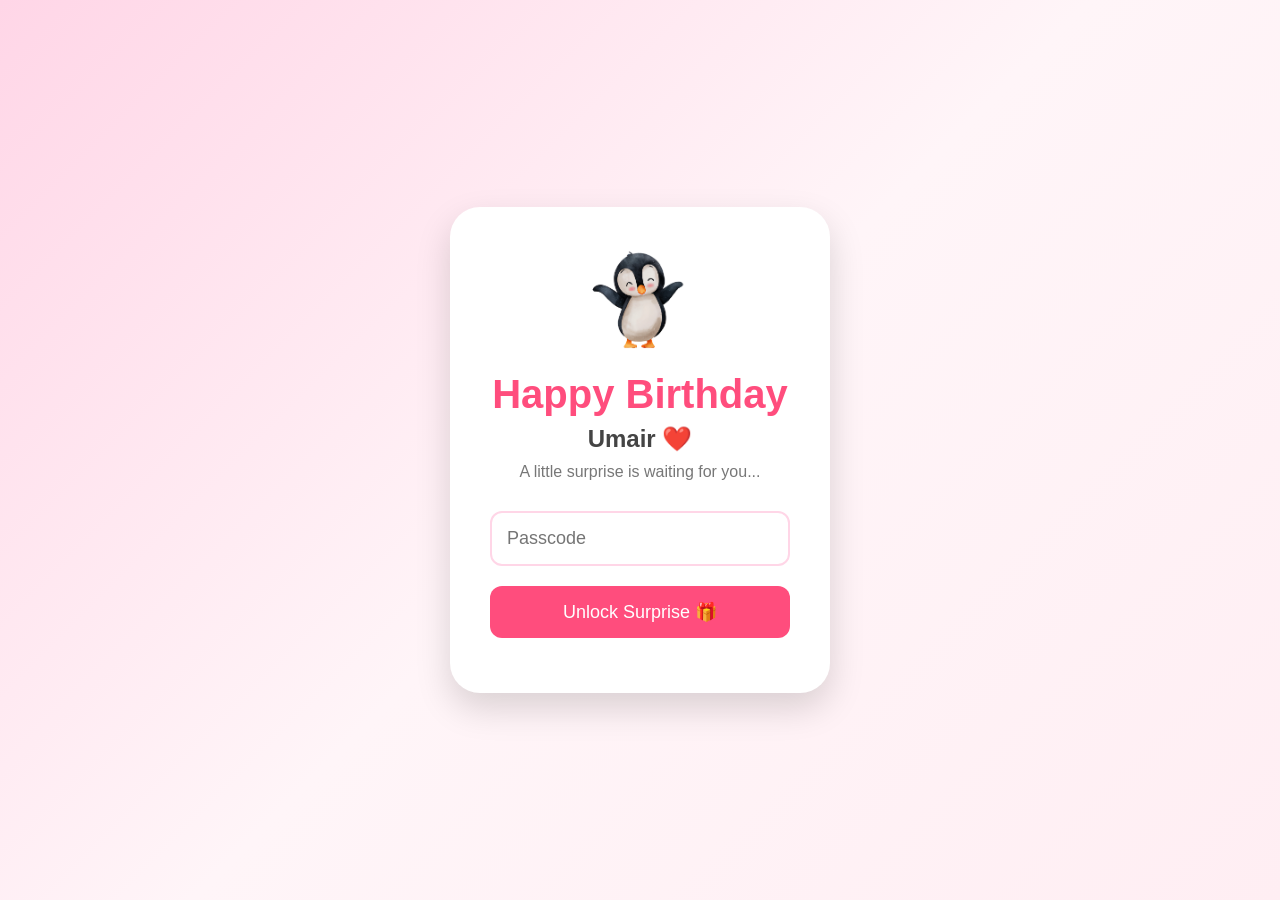
<file: index.html>
<!DOCTYPE html>
<html lang="en">
<head>
<meta charset="UTF-8">
<meta name="viewport" content="width=device-width, initial-scale=1.0">
<title>Happy Birthday Umair ❤️</title>

<link rel="stylesheet" href="style.css">

</head>

<body>

<div class="background-hearts"></div>

<div class="card">

<div class="penguin">
<img src="penguin.png" alt="Penguin">
</div>

<h1>Happy Birthday</h1>

<h2>Umair ❤️</h2>

<p class="subtitle">
A little surprise is waiting for you...
</p>

<input
type="password"
id="pass"
maxlength="4"
placeholder="Passcode">

<button onclick="checkPass()">
Unlock Surprise 🎁
</button>

<p id="error"></p>

</div>

<script src="script.js"></script>

</body>

</html>
</file>
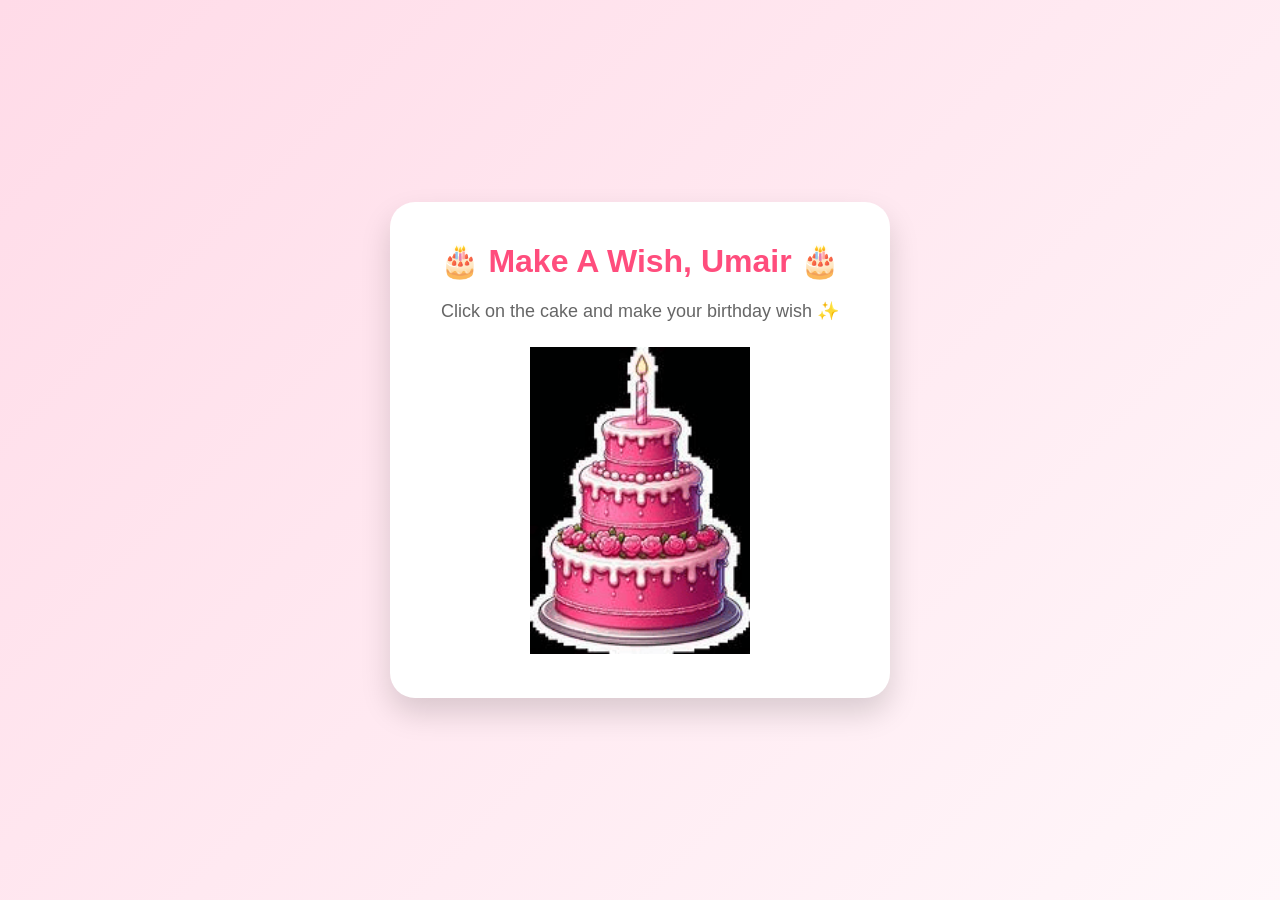
<file: cake.html>
<!DOCTYPE html>
<html lang="en">
<head>
<meta charset="UTF-8">
<meta name="viewport" content="width=device-width, initial-scale=1.0">
<title>Make A Wish 🎂</title>

<style>

*{
margin:0;
padding:0;
box-sizing:border-box;
font-family:Arial,sans-serif;
}

body{

height:100vh;

display:flex;

justify-content:center;

align-items:center;

background:linear-gradient(135deg,#ffdbe8,#fff7fa);

overflow:hidden;

}

.card{

background:white;

width:500px;

padding:40px;

border-radius:25px;

text-align:center;

box-shadow:0 15px 30px rgba(0,0,0,.15);

}

h1{

color:#ff4d7d;

margin-bottom:20px;

}

p{

color:#666;

margin-bottom:25px;

font-size:18px;

}

#cake{

width:220px;

cursor:pointer;

transition:.4s;

}

#cake:hover{

transform:scale(1.05);

}

#message{

display:none;

margin-top:25px;

font-size:22px;

color:#ff4d7d;

font-weight:bold;

}

#next{

display:none;

margin-top:25px;

padding:14px 28px;

border:none;

background:#ff4d7d;

color:white;

border-radius:12px;

font-size:18px;

cursor:pointer;

}

</style>

</head>

<body>

<div class="card">

<h1>🎂 Make A Wish, Umair 🎂</h1>

<p>Click on the cake and make your birthday wish ✨</p>

<img
id="cake"
src="cake.png.png"
alt="Cake">

<div id="message">

🎉 Happy Birthday Umair ❤️

<br><br>

May Allah bless you with happiness, success and endless smiles. 🤍

</div>

<button
id="next"
onclick="location.href='final.html'">

Final Surprise ❤️

</button>

</div>

<script>

document.getElementById("cake").onclick=function(){

this.style.transform="scale(.9)";
this.style.opacity=".8";

document.getElementById("message").style.display="block";

document.getElementById("next").style.display="inline-block";

}

</script>

</body>
</html>
</file>
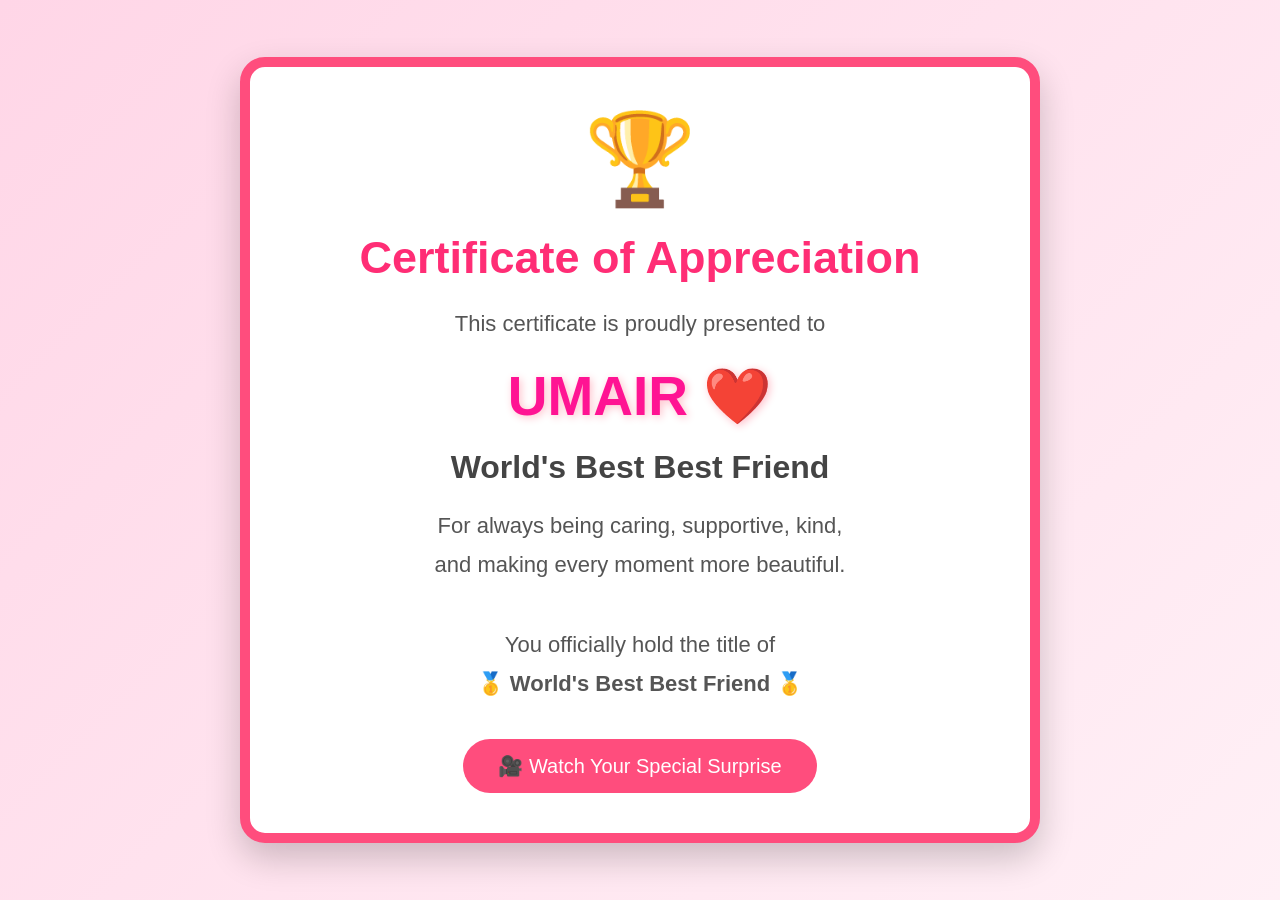
<file: certificate.html>
<!DOCTYPE html>
<html lang="en">
<head>
<meta charset="UTF-8">
<meta name="viewport" content="width=device-width, initial-scale=1.0">
<title>Best Best Friend Award</title>

<style>

*{
margin:0;
padding:0;
box-sizing:border-box;
font-family:Arial,sans-serif;
}

body{
display:flex;
justify-content:center;
align-items:center;
height:100vh;
background:linear-gradient(135deg,#ffd6e7,#fff0f6);
}

.certificate{
width:800px;
max-width:90%;
background:white;
padding:40px;
border:10px solid #ff4d7d;
border-radius:25px;
text-align:center;
box-shadow:0 15px 35px rgba(0,0,0,.2);
animation:zoom 1s;
}

@keyframes zoom{
from{
transform:scale(.7);
opacity:0;
}
to{
transform:scale(1);
opacity:1;
}
}

h1{
font-size:45px;
color:#ff2d75;
margin-bottom:20px;
}

h2{
font-size:32px;
color:#444;
margin:20px 0;
}

.name{
font-size:55px;
color:#ff1493;
font-weight:bold;
margin:20px 0;
text-shadow:2px 2px 8px pink;
}

p{
font-size:22px;
color:#555;
line-height:1.8;
}

.medal{
font-size:90px;
margin-bottom:20px;
}

button{
margin-top:35px;
padding:15px 35px;
border:none;
background:#ff4d7d;
color:white;
font-size:20px;
border-radius:35px;
cursor:pointer;
transition:.3s;
}

button:hover{
background:#ff1f66;
transform:scale(1.05);
}

</style>

</head>

<body>

<div class="certificate">

<div class="medal">🏆</div>

<h1>Certificate of Appreciation</h1>

<p>This certificate is proudly presented to</p>

<div class="name">UMAIR ❤️</div>

<h2>World's Best Best Friend</h2>

<p>
For always being caring, supportive, kind,<br>
and making every moment more beautiful.<br><br>

You officially hold the title of<br>

<b>🥇 World's Best Best Friend 🥇</b>
</p>

<button onclick="location.href='video.html'">
🎥 Watch Your Special Surprise
</button>

</div>

</body>
</html>
</file>
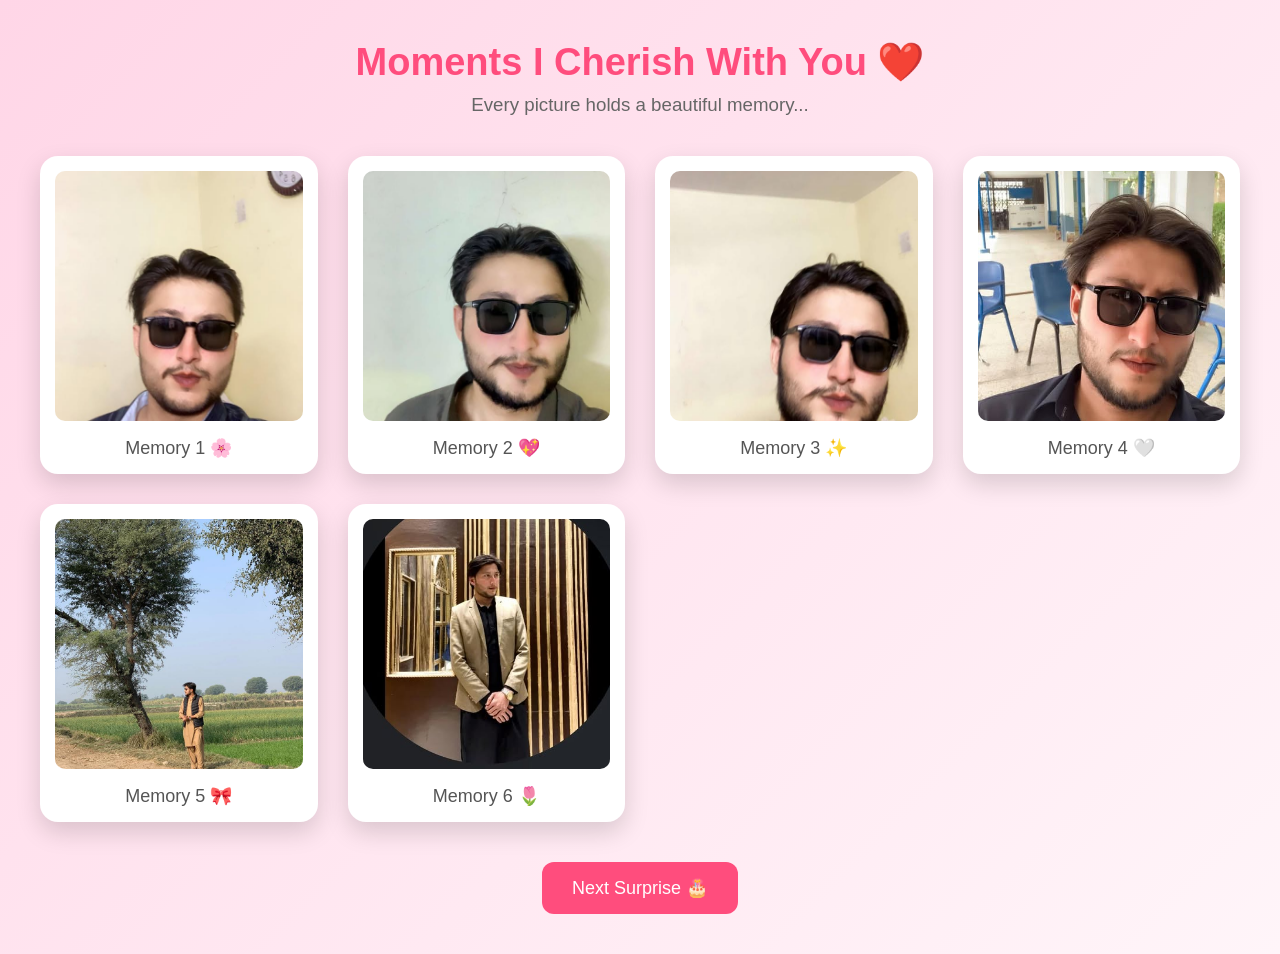
<file: gallery.html>
<!DOCTYPE html>
<html lang="en">
<head>
<meta charset="UTF-8">
<meta name="viewport" content="width=device-width, initial-scale=1.0">
<title>Our Memories ❤️</title>

<style>

*{
margin:0;
padding:0;
box-sizing:border-box;
font-family:Arial,sans-serif;
}

body{
background:linear-gradient(135deg,#ffd6e7,#fff5f9);
padding:40px;
text-align:center;
}

h1{
color:#ff4d7d;
margin-bottom:10px;
font-size:38px;
}

h3{
color:#666;
margin-bottom:40px;
font-weight:normal;
}

.gallery{

display:grid;
grid-template-columns:repeat(auto-fit,minmax(220px,1fr));
gap:30px;

}

.photo{

background:white;
padding:15px;
border-radius:18px;
box-shadow:0 10px 25px rgba(0,0,0,.15);
transition:.4s;
cursor:pointer;

}

.photo:hover{

transform:rotate(-3deg) scale(1.05);

}

.photo img{

width:100%;
height:250px;
object-fit:cover;
border-radius:10px;

}

.caption{

margin-top:12px;
font-size:18px;
color:#555;

}

button{

margin-top:40px;
padding:15px 30px;
border:none;
background:#ff4d7d;
color:white;
font-size:18px;
border-radius:12px;
cursor:pointer;

}

button:hover{

background:#ff2d68;

}

</style>

</head>

<body>

<h1>Moments I Cherish With You ❤️</h1>

<h3>Every picture holds a beautiful memory...</h3>

<div class="gallery">

<div class="photo">
<img src="photo1.jpg">
<div class="caption">Memory 1 🌸</div>
</div>

<div class="photo">
<img src="photo2.jpg">
<div class="caption">Memory 2 💖</div>
</div>

<div class="photo">
<img src="photo3.jpg">
<div class="caption">Memory 3 ✨</div>
</div>

<div class="photo">
<img src="photo4.jpg">
<div class="caption">Memory 4 🤍</div>
</div>

<div class="photo">
<img src="photo5.jpg">
<div class="caption">Memory 5 🎀</div>
</div>

<div class="photo">
<img src="photo6.jpg">
<div class="caption">Memory 6 🌷</div>
</div>

</div>

<button onclick="location.href='cake.html'">
Next Surprise 🎂
</button>

</body>
</html>
</file>
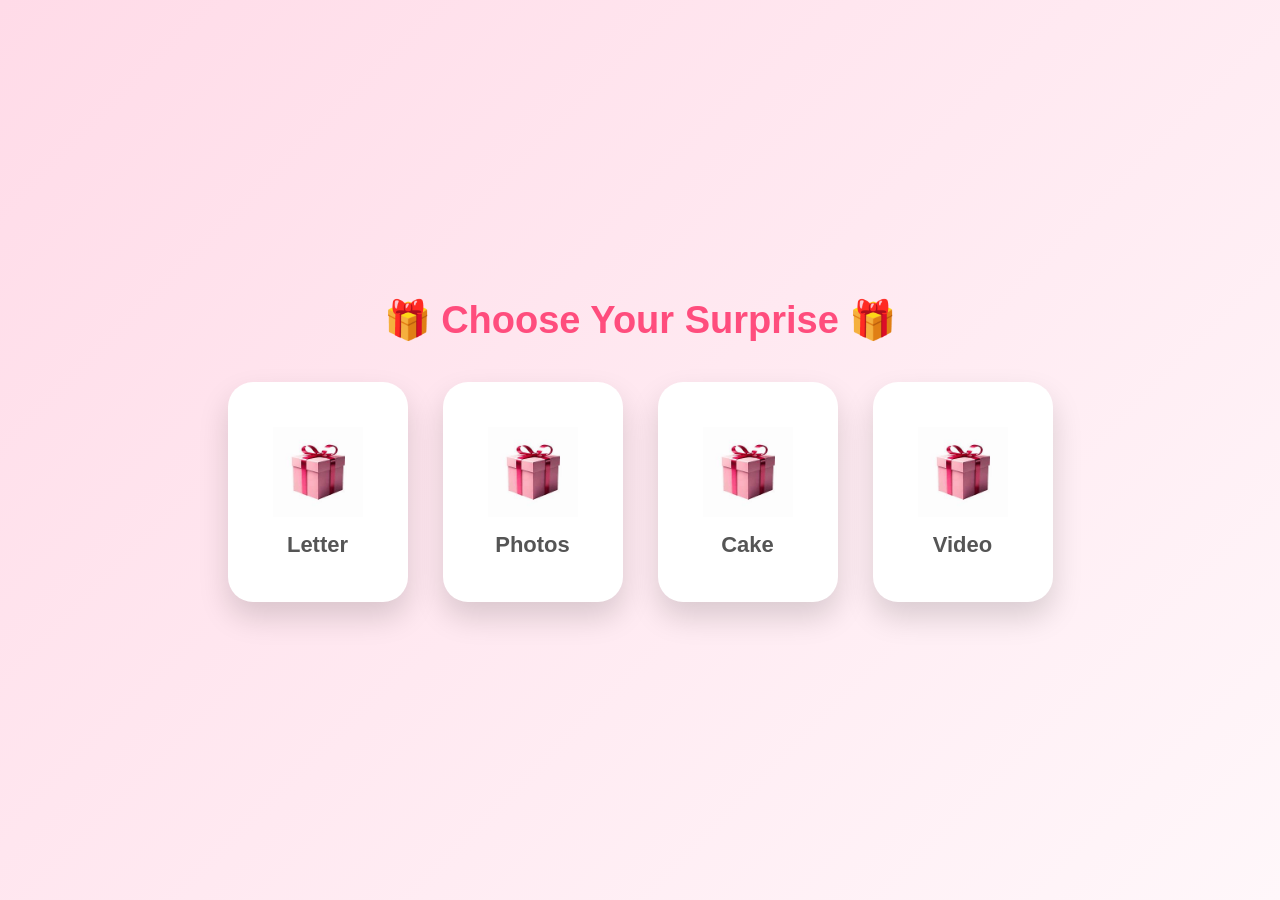
<file: gift.html>
<!DOCTYPE html>
<html lang="en">
<head>
<meta charset="UTF-8">
<meta name="viewport" content="width=device-width, initial-scale=1.0">
<title>Choose Your Gift 🎁</title>

<style>

*{
margin:0;
padding:0;
box-sizing:border-box;
font-family:Arial,sans-serif;
}

body{
background:linear-gradient(135deg,#ffdbe8,#fff7fa);
display:flex;
justify-content:center;
align-items:center;
height:100vh;
overflow:hidden;
}

.container{
text-align:center;
}

h1{
color:#ff4d7d;
margin-bottom:40px;
font-size:38px;
}

.gifts{
display:flex;
gap:35px;
justify-content:center;
flex-wrap:wrap;
}

.gift{
width:180px;
height:220px;
background:white;
border-radius:25px;
box-shadow:0 15px 30px rgba(0,0,0,.15);
cursor:pointer;
transition:.35s;
display:flex;
flex-direction:column;
justify-content:center;
align-items:center;
}

.gift:hover{
transform:translateY(-15px) scale(1.05);
}

.gift img{
width:90px;
}

.gift p{
margin-top:15px;
font-size:22px;
font-weight:bold;
color:#555;
}

</style>

</head>

<body>

<div class="container">

<h1>🎁 Choose Your Surprise 🎁</h1>

<div class="gifts">

<div class="gift" onclick="location.href='letter.html'">
<img src="gift.png">
<p>Letter</p>
</div>

<div class="gift" onclick="location.href='gallery.html'">
<img src="gift.png">
<p>Photos</p>
</div>

<div class="gift" onclick="location.href='cake.html'">
<img src="gift.png">
<p>Cake</p>
</div>
<div class="gift" onclick="location.href='google.html'">
    <img src="gift.png">
    <p>Video</p>
</div>

</div>

</div>

</body>
</html>
</file>
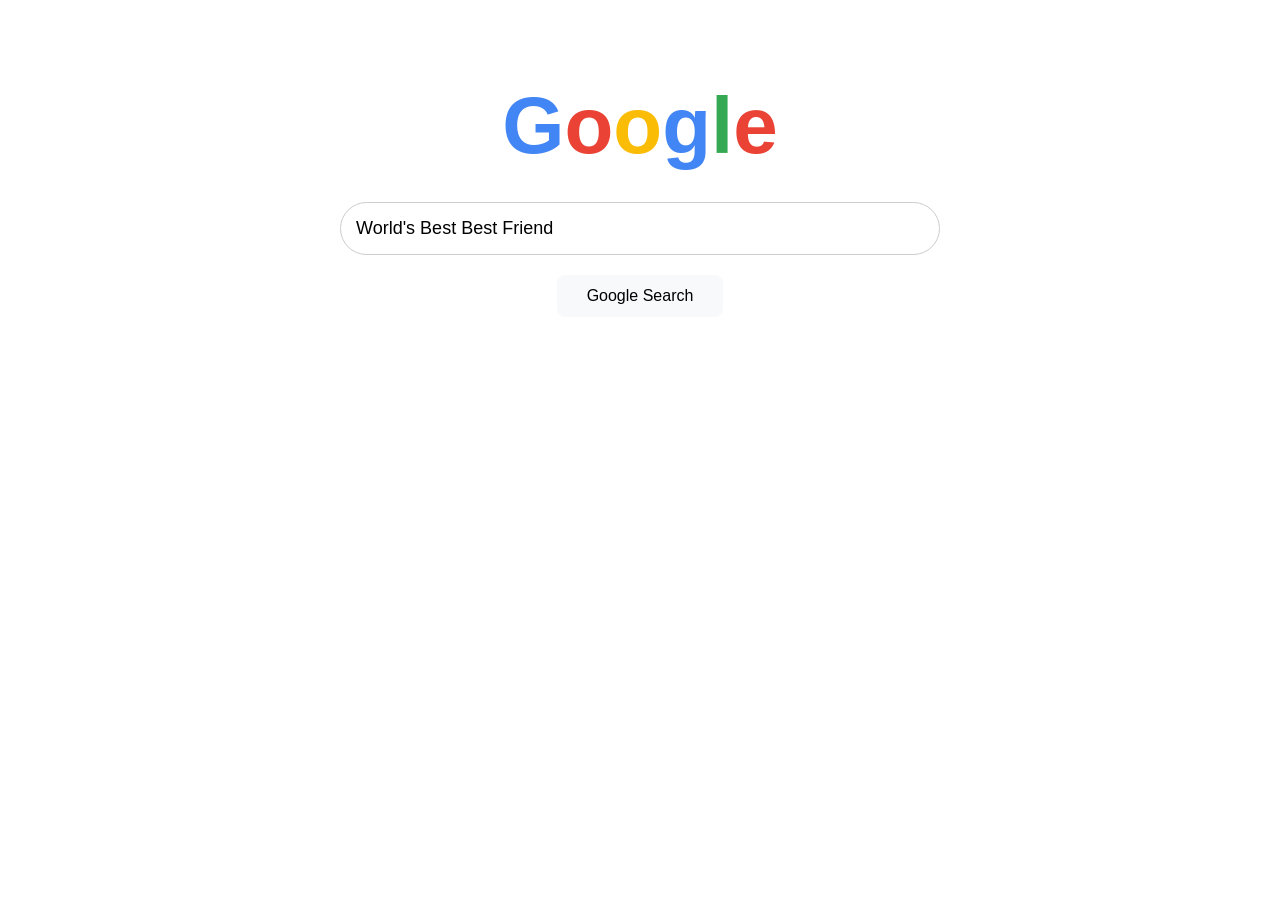
<file: google.html>
<!DOCTYPE html>
<html lang="en">
<head>
<meta charset="UTF-8">
<meta name="viewport" content="width=device-width, initial-scale=1.0">
<title>Google Search</title>

<style>
*{
    margin:0;
    padding:0;
    box-sizing:border-box;
    font-family:Arial,sans-serif;
}

body{
    background:white;
    text-align:center;
}

.logo{
    font-size:80px;
    font-weight:bold;
    margin-top:80px;
}

.logo span:nth-child(1){color:#4285F4;}
.logo span:nth-child(2){color:#EA4335;}
.logo span:nth-child(3){color:#FBBC05;}
.logo span:nth-child(4){color:#4285F4;}
.logo span:nth-child(5){color:#34A853;}
.logo span:nth-child(6){color:#EA4335;}

.search-box{
    margin-top:30px;
}

input{
    width:600px;
    max-width:90%;
    padding:15px;
    border-radius:30px;
    border:1px solid #ccc;
    font-size:18px;
    outline:none;
}

button{
    margin-top:20px;
    padding:12px 30px;
    font-size:16px;
    border:none;
    border-radius:8px;
    cursor:pointer;
    background:#f8f9fa;
}

button:hover{
    background:#e8e8e8;
}

#result{
    display:none;
    width:70%;
    margin:40px auto;
    text-align:left;
}


.link{
    color:#1a0dab;
    font-size:28px;
    cursor:pointer;
    text-decoration:none;
}

.green{
    color:green;
    font-size:14px;
}

video{
    width:100%;
    max-width:700px;
    margin-top:20px;
    border-radius:15px;
}
</style>
</head>

<body>

<div class="logo">
<span>G</span><span>o</span><span>o</span><span>g</span><span>l</span><span>e</span>
</div>

<div class="search-box">

<input type="text" value="World's Best Best Friend">

<br>

<button onclick="searchGoogle()">Google Search</button>

</div>

<div id="result">
    <br><br>

<button onclick="location.href='certificate.html'">
🏆 Claim Your Award 
    
</button>

<p class="green">www.bestfriend.com</p>

<a class="link" href="#" onclick="showVideo();return false;">
🏆 World's Best Best Friend is UMAIR ❤️
</a>

<br><br>

<p>
After searching the whole world... 🌍❤️<br>
Google found only one result...
<b>UMAIR</b> is the World's Best Best Friend. 🥹💖
</p>

</div>

<script>

function searchGoogle(){
    document.getElementById("result").style.display="block";
}

function showVideo(){
    document.getElementById("video").style.display="block";
}

</script>

</body>
</html>
</file>
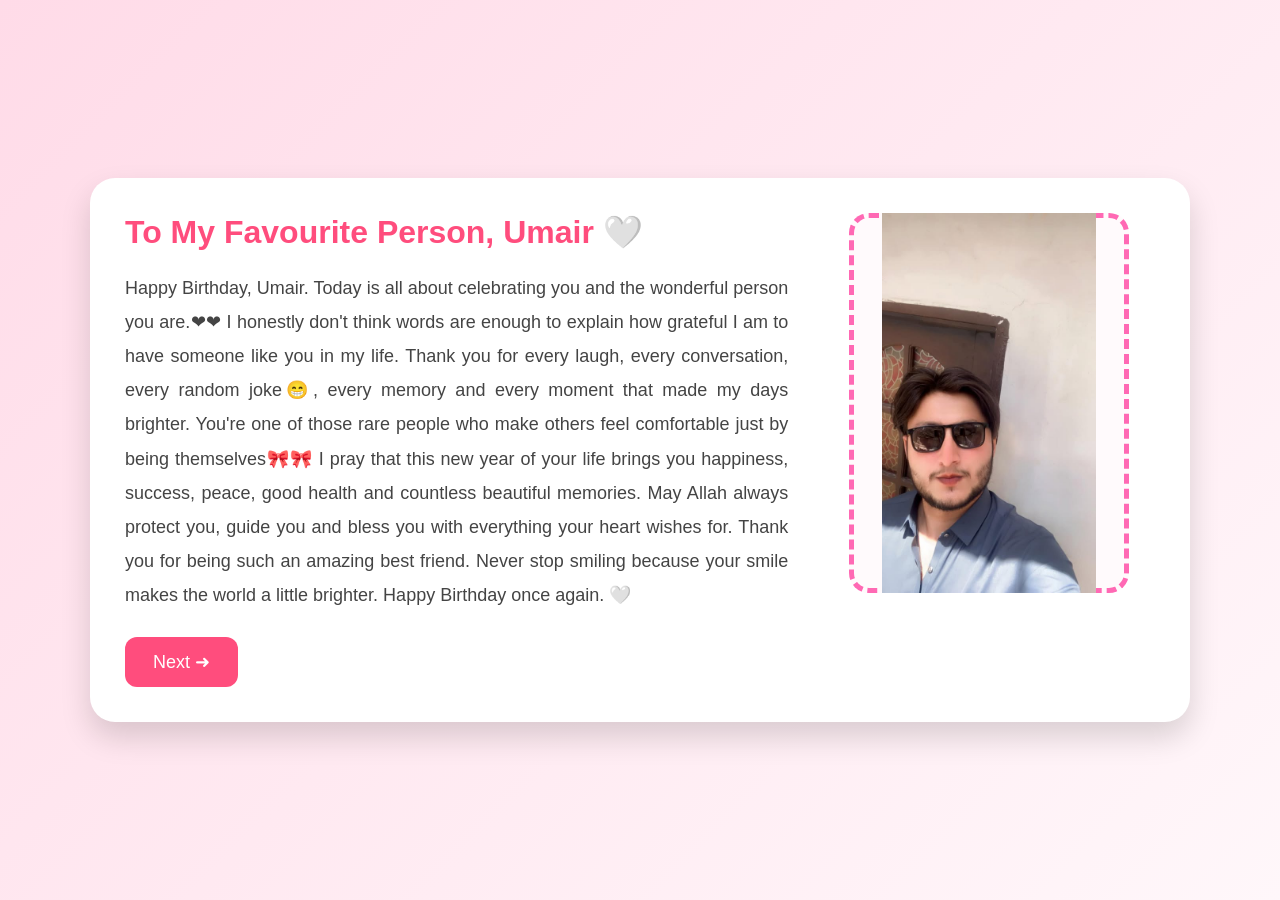
<file: letter.html>
<!DOCTYPE html>
<html lang="en">
<head>
<meta charset="UTF-8">
<meta name="viewport" content="width=device-width, initial-scale=1.0">
<title>Letter For Umair ❤️</title>

<style>

*{
margin:0;
padding:0;
box-sizing:border-box;
font-family:Arial,sans-serif;
}

body{
background:linear-gradient(135deg,#ffdbe8,#fff7fa);
display:flex;
justify-content:center;
align-items:center;
min-height:100vh;
padding:30px;
}

.card{
width:1100px;
background:white;
border-radius:25px;
padding:35px;
display:flex;
gap:35px;
box-shadow:0 15px 30px rgba(0,0,0,.15);
}

.text{
flex:2;
}

.text h1{
color:#ff4d7d;
margin-bottom:20px;
}

.text p{
line-height:1.9;
font-size:18px;
color:#444;
text-align:justify;
}

.photo{
flex:1;
display:flex;
justify-content:center;
align-items:right;
   width: 300px;
    max-width:350px;
    height: 380px;
} 
.frame{
width:280px;
height:380px;
border:5px dashed hotpink;
border-radius:20px;
display:flex;
justify-content:center;
align-items:center;
font-size:24px;
color:#999;
background:#fffafc;
}

.next{
margin-top:25px;
padding:14px 28px;
background:#ff4d7d;
color:white;
border:none;
border-radius:12px;
cursor:pointer;
font-size:18px;
}

.next:hover{
background:#ff2d68;
}

@media(max-width:900px){

.card{
flex-direction:column;
}

.frame{
width:100%;
height:300px;
}

}

</style>

</head>

<body>

<div class="card">

<div class="text">

<h1>To My Favourite Person, Umair 🤍</h1>

<p>

Happy Birthday, Umair.

Today is all about celebrating you and the wonderful person you are.❤❤

I honestly don't think words are enough to explain how grateful I am to have someone like you in my life.

Thank you for every laugh, every conversation, every random joke😁, every memory and every moment that made my days brighter.

You're one of those rare people who make others feel comfortable just by being themselves🎀🎀

I pray that this new year of your life brings you happiness, success, peace, good health and countless beautiful memories.

May Allah always protect you, guide you and bless you with everything your heart wishes for.

Thank you for being such an amazing best friend.

Never stop smiling because your smile makes the world a little brighter.

Happy Birthday once again.

🤍

</p>

<button class="next"
onclick="location.href='gallery.html'">

Next ➜

</button>

</div>

<div class="photo">

<div class="frame">
<div class="photo">
<img src="image 1.jpg" alt="Umair">

</div>

</body>  
</html>
</file>
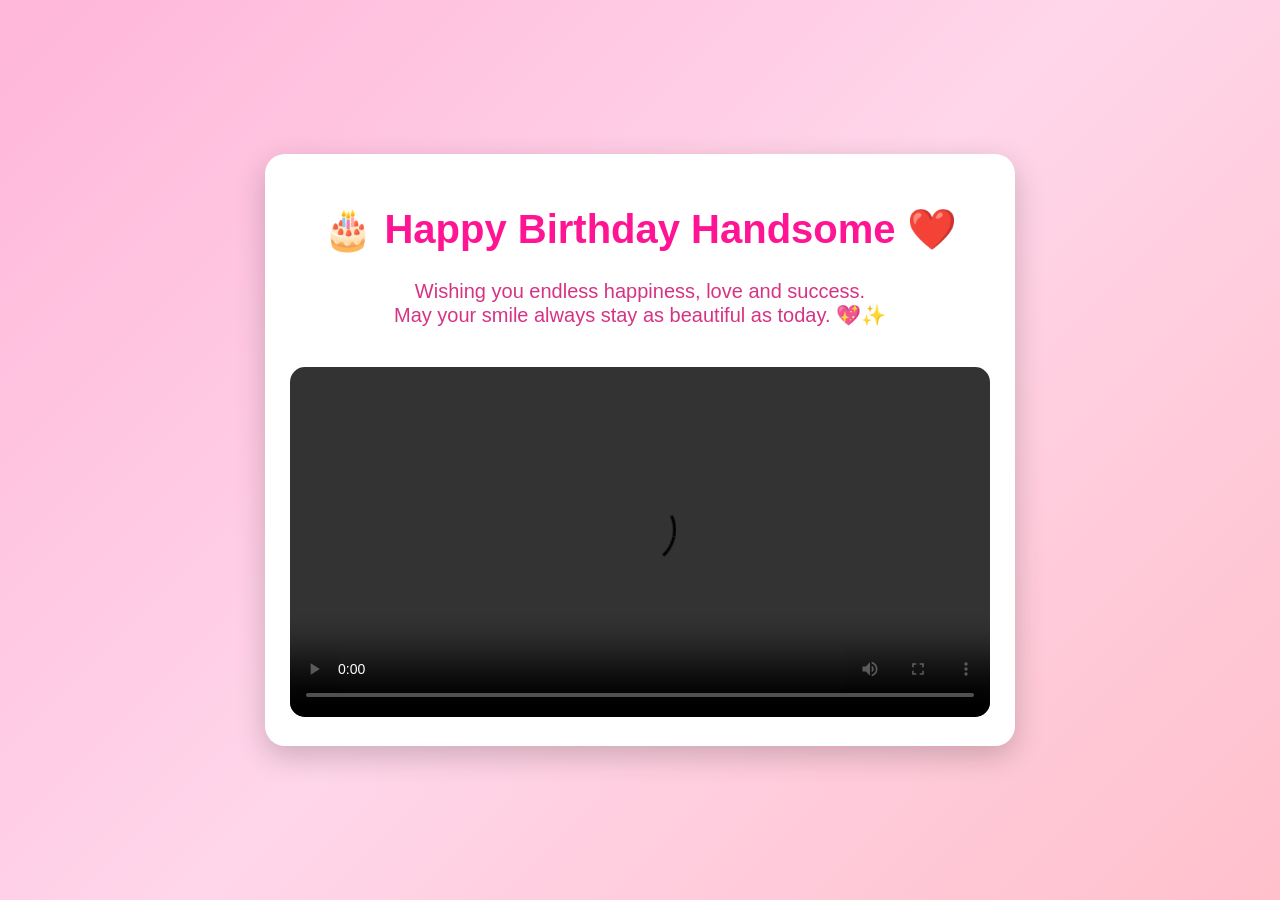
<file: video.html>
<!DOCTYPE html>
<html lang="en">
<head>
<meta charset="UTF-8">
<meta name="viewport" content="width=device-width, initial-scale=1.0">
<title>Happy Birthday Handsome ❤️</title>

<style>
body{
    margin:0;
    padding:0;
    background:linear-gradient(135deg,#ffb6d9,#ffd6ea,#ffc0cb);
    font-family:Arial,sans-serif;
    display:flex;
    justify-content:center;
    align-items:center;
    min-height:100vh;
}

.container{
    width:90%;
    max-width:700px;
    background:white;
    padding:25px;
    border-radius:20px;
    text-align:center;
    box-shadow:0 10px 30px rgba(0,0,0,.2);
}

h1{
    color:#ff1493;
    font-size:40px;
    animation: glow 2s infinite alternate;
}

p{
    color:#d63384;
    font-size:20px;
}

video{
    width:100%;
    border-radius:15px;
    margin-top:20px;
}

@keyframes glow{
    from{
        text-shadow:0 0 10px pink;
    }
    to{
        text-shadow:0 0 25px hotpink;
    }
}
</style>

</head>
<body>

<div class="container">

<h1>🎂 Happy Birthday Handsome ❤️</h1>

<p>
Wishing you endless happiness, love and success.<br>
May your smile always stay as beautiful as today. 💖✨
</p>

<video controls autoplay>
    <source src="birthday.mp4.mp4" type="video/mp4">
    Your browser does not support video.
</video>

</div>

</body>
</html>
</file>
<file: style.css>
*{
    margin:0;
    padding:0;
    box-sizing:border-box;
    font-family:Arial, sans-serif;
}

body{
    height:100vh;
    display:flex;
    justify-content:center;
    align-items:center;
    background:linear-gradient(135deg,#ffd6e7,#fff5f8,#ffeef3);
    overflow:hidden;
}

/* Main Card */

.card{
    width:380px;
    background:white;
    padding:40px;
    border-radius:30px;
    text-align:center;
    box-shadow:0 15px 35px rgba(0,0,0,.15);
    animation:pop .8s;
    z-index:10;
}

@keyframes pop{

0%{
transform:scale(.5);
opacity:0;
}

100%{
transform:scale(1);
opacity:1;
}

}

/* Penguin */

.penguin{

display:flex;
justify-content:center;
margin-bottom:15px;

}

.penguin img{

width:110px;
animation:wave 2s infinite;

}

@keyframes wave{

0%{
transform:rotate(0deg);
}

25%{
transform:rotate(-8deg);
}

50%{
transform:rotate(8deg);
}

75%{
transform:rotate(-8deg);
}

100%{
transform:rotate(0deg);
}

}

/* Heading */

h1{

color:#ff4d7d;
font-size:40px;
margin-bottom:8px;

}

h2{

color:#444;
margin-bottom:10px;

}

.subtitle{

color:#777;
margin-bottom:20px;

}

/* Input */

input{

width:100%;
padding:15px;
border:2px solid #ffd6e7;
border-radius:12px;
font-size:18px;
outline:none;
margin-top:10px;
transition:.3s;

}

input:focus{

border-color:#ff4d7d;

}

/* Button */

button{

margin-top:20px;
width:100%;
padding:15px;
background:#ff4d7d;
color:white;
border:none;
border-radius:12px;
font-size:18px;
cursor:pointer;
transition:.3s;
animation:pulse 2s infinite;

}

button:hover{

background:#ff2d68;

}

@keyframes pulse{

0%{
transform:scale(1);
}

50%{
transform:scale(1.05);
}

100%{
transform:scale(1);
}

}

/* Error */

#error{

margin-top:15px;
color:red;
font-weight:bold;

}

/* Floating Hearts */

.heart{

position:fixed;
top:-50px;
font-size:22px;
pointer-events:none;
animation:fall linear forwards;

}

@keyframes fall{

0%{
transform:translateY(-100px);
opacity:1;
}

100%{
transform:translateY(110vh);
opacity:0;
}

}

/* Mobile */

@media(max-width:500px){

.card{

width:90%;
padding:30px;

}

h1{

font-size:32px;

}

.penguin img{

width:90px;

}

}
</file>
